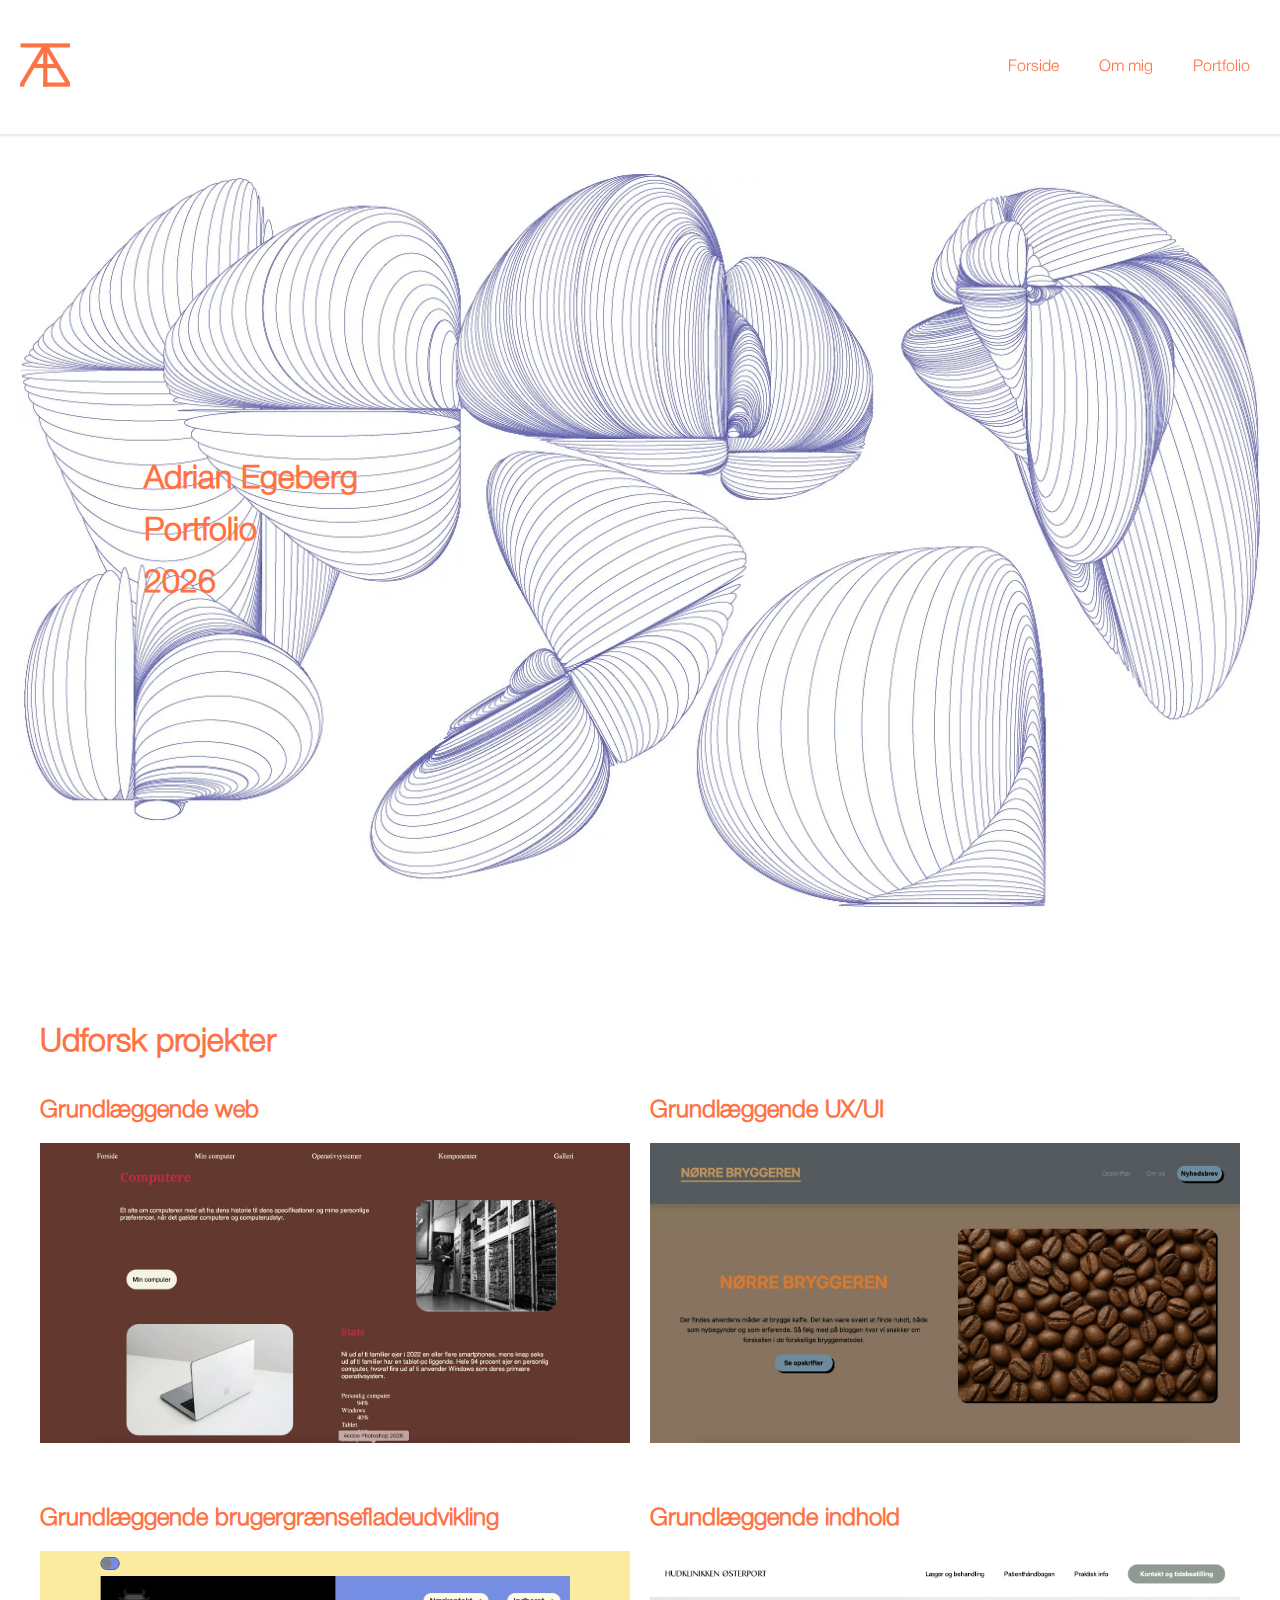
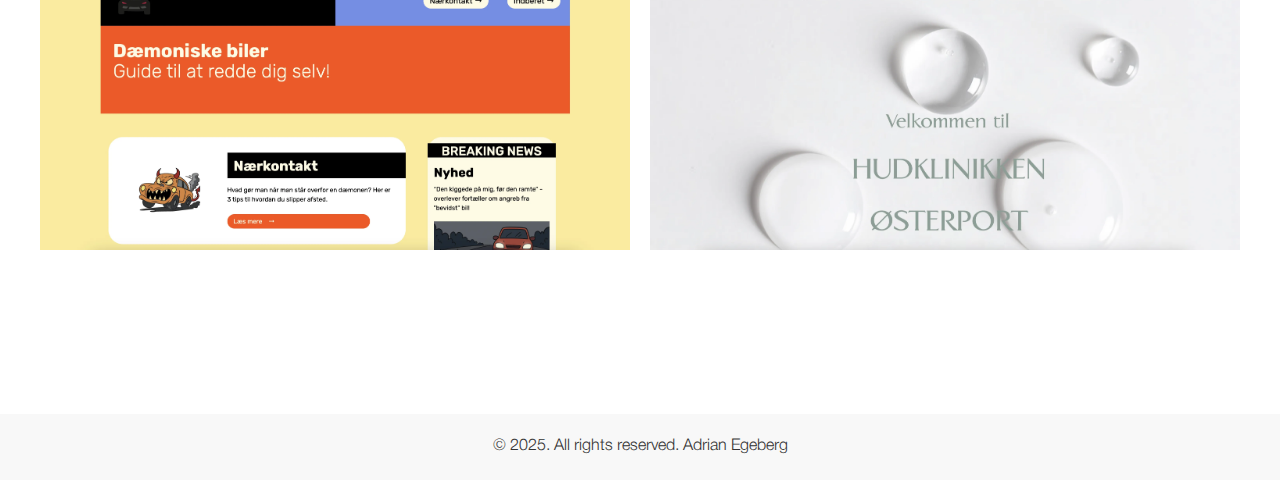
<file: index.html>
<!DOCTYPE html>
<html lang="en">
  <head>
    <meta charset="UTF-8" />
    <meta name="viewport" content="width=device-width, initial-scale=1.0" />
    <link rel="stylesheet" href="css/style.css" />
    <link rel="stylesheet" href="css/index.css" />
    <title>Forside</title>
  </head>

  <body>
    <header>
      <div class="logo">
        <a href="index.html">
          <img src="img/ATE_logo_orange.svg" alt="Mit logo" />
        </a>
      </div>
      <nav>
        <ul class="menu">
          <li><a href="index.html">Forside</a></li>
          <li><a href="om_mig.html">Om mig</a></li>
          <li><a href="portfolio.html">Portfolio</a></li>
        </ul>
        <button class="burger">
          <span class="line"></span>
          <span class="line"></span>
          <span class="line"></span>
        </button>
      </nav>
    </header>

    <main>
      <div class="tekst-billede">
        <div><img src="img/index_baggrund_redigeret.webp" alt="Grafisk design baggrund" /></div>
        <div class="tekst">
          <h1>Adrian Egeberg</h1>
          <h1>Portfolio</h1>
          <h1>2026</h1>
        </div>
      </div>
      <section class="projekter">
        <h1>Udforsk projekter</h1>
        <section>
          <h2>Grundlæggende web</h2>
          <div class="projekt_billede">
            <a href="grundlæggende_web.html">
              <img src="img/tema_2_redigeret.webp" alt="Et billede af tema 2 hjemmeside" />
            </a>
          </div>
        </section>
        <section>
          <h2>Grundlæggende UX/UI</h2>
          <div class="projekt_billede">
            <a href="grundlæggende_UX_UI.html">
              <img src="img/tema_3_redigeret.webp" alt="Et billede af tema 3 hjemmeside" />
            </a>
          </div>
        </section>
        <section>
          <h2>Grundlæggende brugergrænsefladeudvikling</h2>
          <div class="projekt_billede">
            <a href="grundlæggende_bruger.html">
              <img src="img/tema_4_redigeret.webp" alt="Et billede af tema 4 hjemmeside" />
            </a>
          </div>
        </section>
        <section>
          <h2>Grundlæggende indhold</h2>
          <div class="projekt_billede">
            <a href="grundlæggende_indhold.html">
              <img src="img/tema_5_redigeret.webp" alt="Et billede af tema 5 hjemmeside" />
            </a>
          </div>
        </section>
      </section>
    </main>
    <footer>
      <p>&copy; 2025. All rights reserved. Adrian Egeberg</p>
    </footer>

    <script src="Javascript/menu.js"></script>
  </body>
</html>
</file>
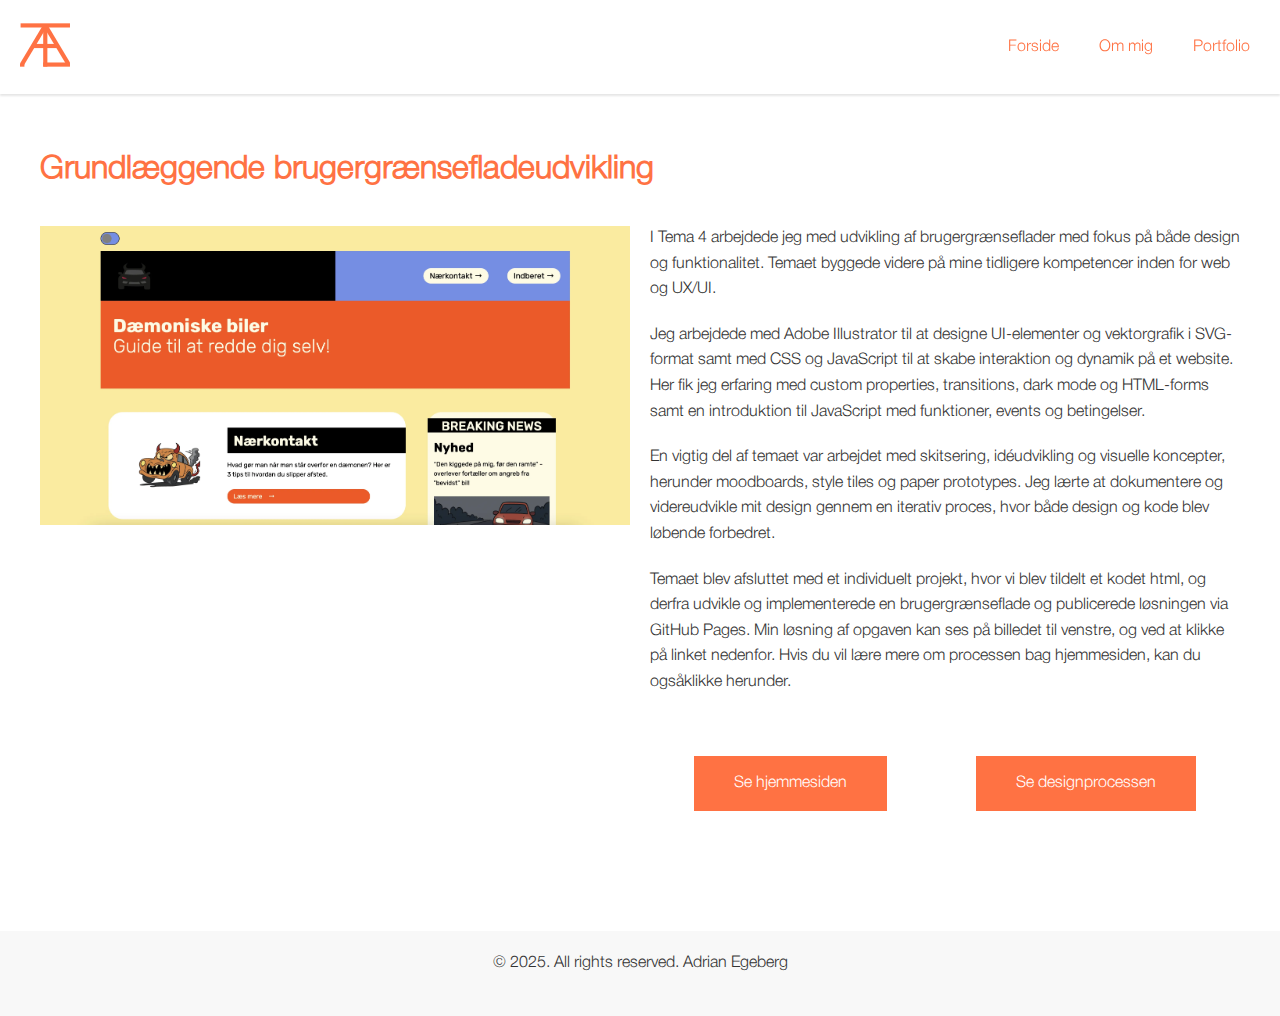
<file: grundlæggende_bruger.html>
<!DOCTYPE html>
<html lang="en">
  <head>
    <meta charset="UTF-8" />
    <meta name="viewport" content="width=device-width, initial-scale=1.0" />
    <link rel="stylesheet" href="css/style.css" />
    <link rel="stylesheet" href="css/grundlæggende.css" />
    <title>Grundlæggende brugergrænsefladeudvikling</title>
  </head>
  <body>
    <header>
      <div class="logo">
        <a href="index.html">
          <img src="img/ATE_logo_orange.svg" alt="Mit logo" />
        </a>
      </div>
      <nav>
        <ul class="menu">
          <li><a href="index.html">Forside</a></li>
          <li><a href="om_mig.html">Om mig</a></li>
          <li><a href="portfolio.html">Portfolio</a></li>
        </ul>
        <button class="burger">
          <span class="line"></span>
          <span class="line"></span>
          <span class="line"></span>
        </button>
      </nav>
    </header>
    <main>
      <h1>Grundlæggende brugergrænsefladeudvikling</h1>
      <img src="img/tema_4_redigeret.webp" alt="Et billede af tema 4 hjemmeside" />
      <div>
        <p>I Tema 4 arbejdede jeg med udvikling af brugergrænseflader med fokus på både design og funktionalitet. Temaet byggede videre på mine tidligere kompetencer inden for web og UX/UI.</p>
        <p>
          Jeg arbejdede med Adobe Illustrator til at designe UI-elementer og vektorgrafik i SVG-format samt med CSS og JavaScript til at skabe interaktion og dynamik på et website. Her fik jeg erfaring med custom properties, transitions, dark mode og
          HTML-forms samt en introduktion til JavaScript med funktioner, events og betingelser.
        </p>
        <p>
          En vigtig del af temaet var arbejdet med skitsering, idéudvikling og visuelle koncepter, herunder moodboards, style tiles og paper prototypes. Jeg lærte at dokumentere og videreudvikle mit design gennem en iterativ proces, hvor både design
          og kode blev løbende forbedret.
        </p>
        <p>
          Temaet blev afsluttet med et individuelt projekt, hvor vi blev tildelt et kodet html, og derfra udvikle og implementerede en brugergrænseflade og publicerede løsningen via GitHub Pages. Min løsning af opgaven kan ses på billedet til
          venstre, og ved at klikke på linket nedenfor. Hvis du vil lære mere om processen bag hjemmesiden, kan du ogsåklikke herunder.
        </p>
      </div>
      <div class="knapper">
        <a href="https://adriante2002.github.io/Bil-angreb/" class="btn">Se hjemmesiden</a>
        <a href="https://www.figma.com/design/M0ZBGgIhtO0jdtEDeVwOjr/Emergency-site-projekt?node-id=0-1&t=MUevaMM9lFXj5vWI-1" class="btn">Se designprocessen</a>
      </div>
    </main>
    <footer>
      <p>&copy; 2025. All rights reserved. Adrian Egeberg</p>
    </footer>

    <script src="Javascript/menu.js"></script>
  </body>
</html>
</file>
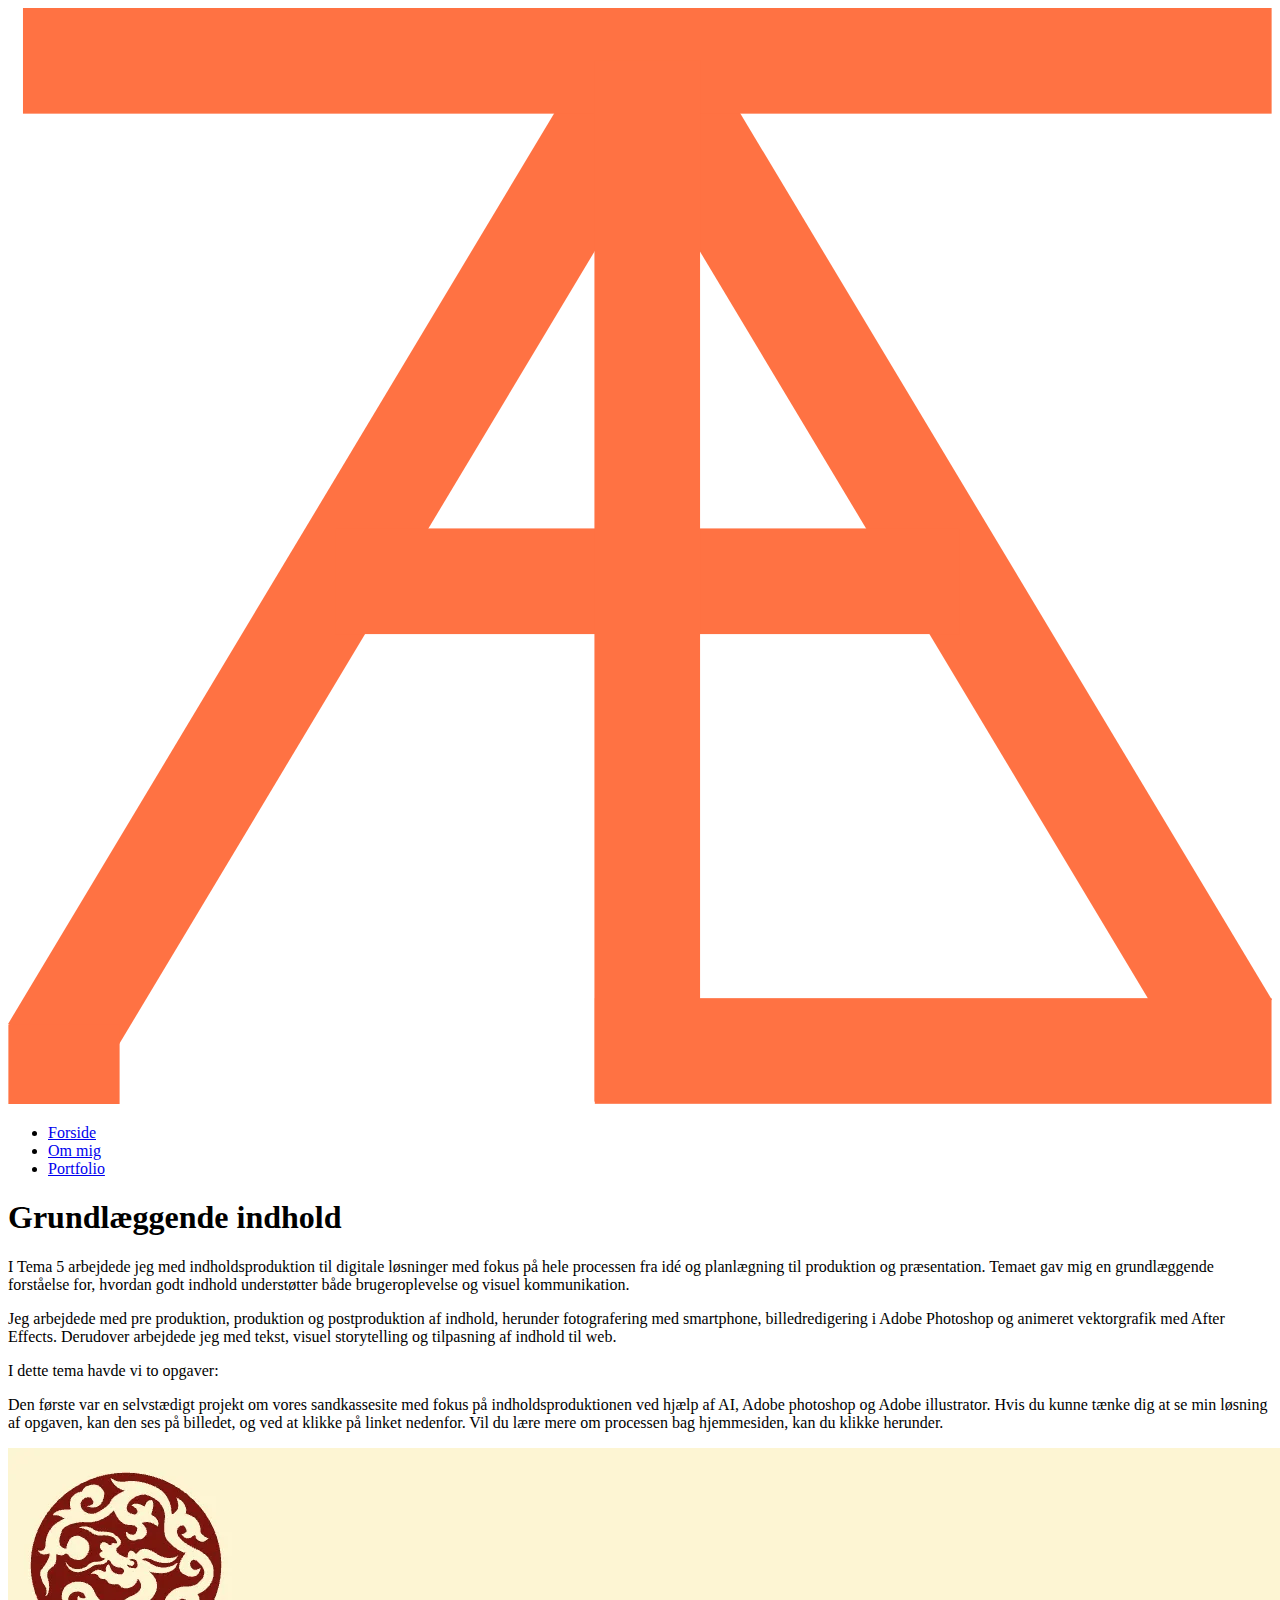
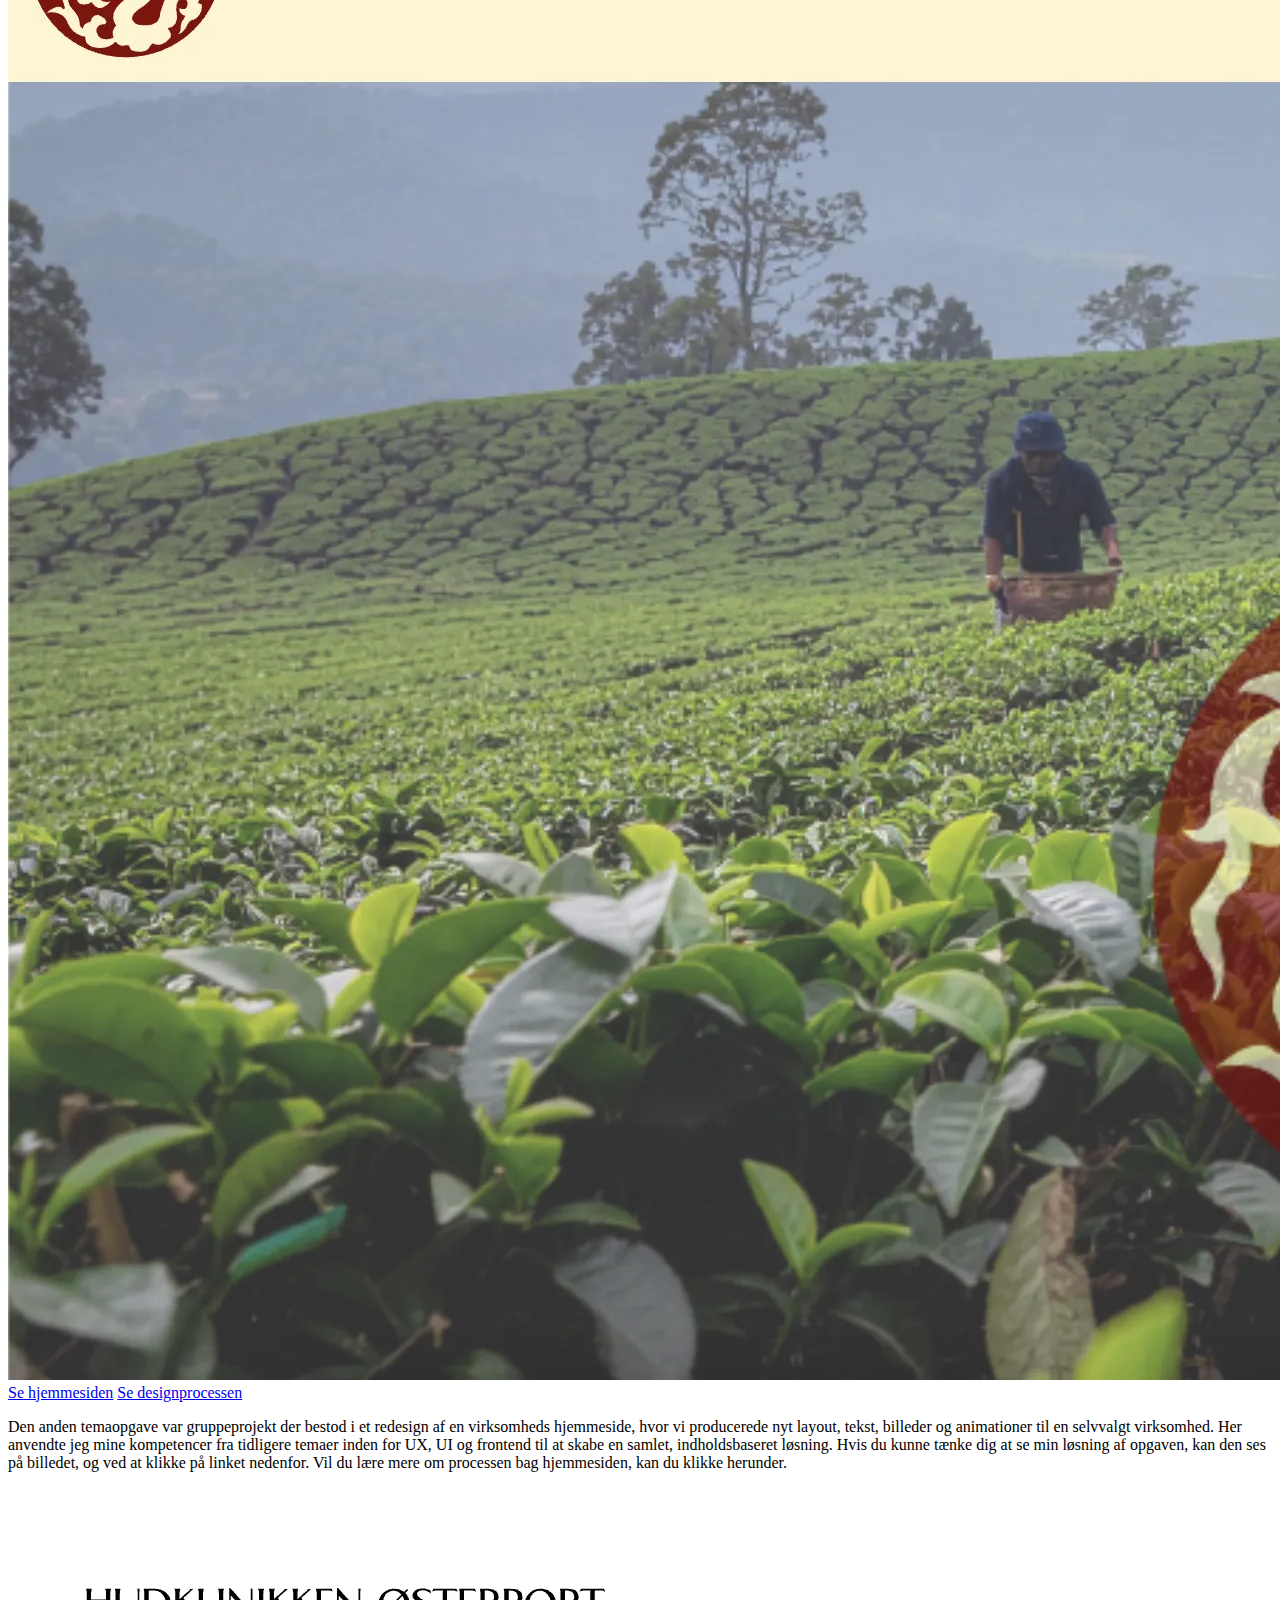
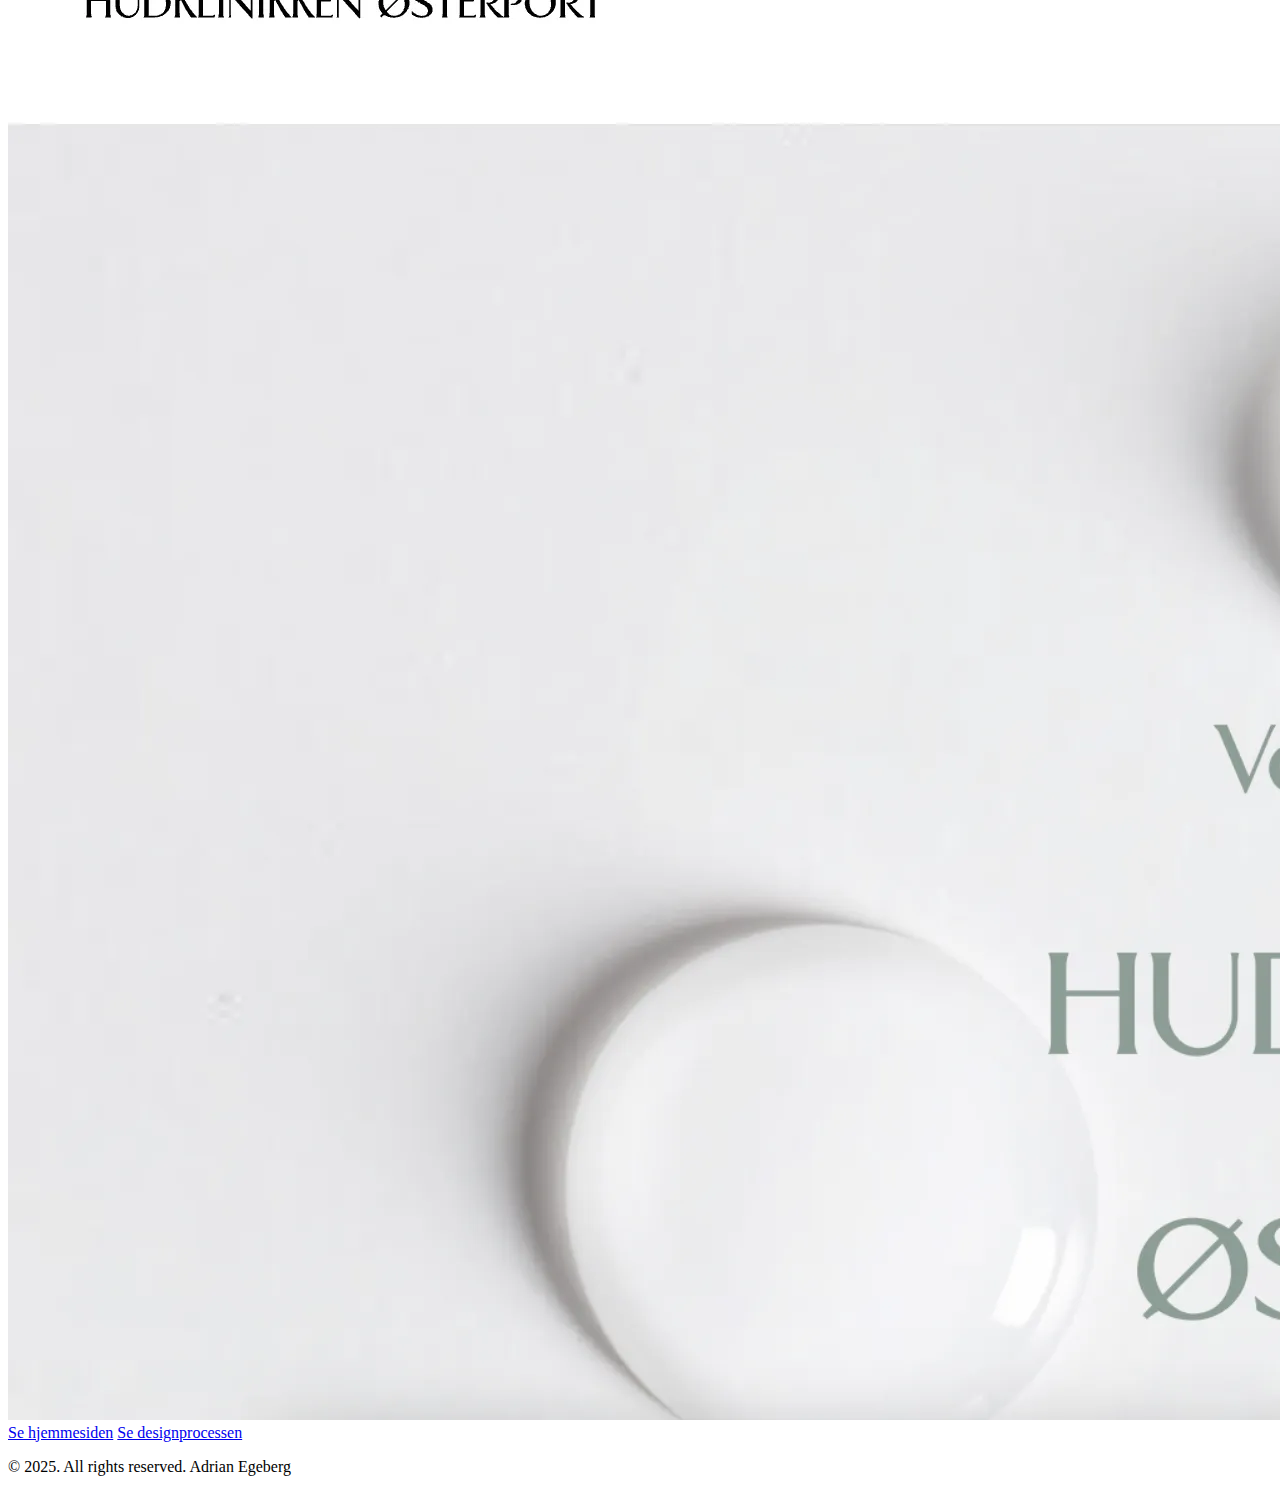
<file: grundlæggende_indhold.html>
<!DOCTYPE html>
<html lang="en">
  <head>
    <meta charset="UTF-8" />
    <meta name="viewport" content="width=device-width, initial-scale=1.0" />
    <title>Grundlæggende indhold</title>
  </head>
  <body>
    <header>
      <nav>
        <img src="img/ATE_logo_orange.svg" alt="Mit logo" class="logo" />
        <ul>
          <li><a href="index.html">Forside</a></li>
          <li><a href="om_mig.html">Om mig</a></li>
          <li><a href="portfolio.html">Portfolio</a></li>
        </ul>
      </nav>
    </header>
    <main>
      <h1>Grundlæggende indhold</h1>
      <p>
        I Tema 5 arbejdede jeg med indholdsproduktion til digitale løsninger med fokus på hele processen fra idé og planlægning til produktion og præsentation. Temaet gav mig en grundlæggende forståelse for, hvordan godt indhold understøtter både
        brugeroplevelse og visuel kommunikation.
      </p>
      <p>
        Jeg arbejdede med pre produktion, produktion og postproduktion af indhold, herunder fotografering med smartphone, billedredigering i Adobe Photoshop og animeret vektorgrafik med After Effects. Derudover arbejdede jeg med tekst, visuel
        storytelling og tilpasning af indhold til web.
      </p>
      <p>I dette tema havde vi to opgaver:</p>
      <div>
        <p>
          Den første var en selvstædigt projekt om vores sandkassesite med fokus på indholdsproduktionen ved hjælp af AI, Adobe photoshop og Adobe illustrator. Hvis du kunne tænke dig at se min løsning af opgaven, kan den ses på billedet, og ved at
          klikke på linket nedenfor. Vil du lære mere om processen bag hjemmesiden, kan du klikke herunder.
        </p>
        <img src="img/tema_5-1_redigeret.webp" alt="Et billede af tema 5 hjemmeside" />
        <a href="https://adriante2002.github.io/Sandbox_site/" class="btn">Se hjemmesiden</a>
        <a href="https://www.figma.com/design/Xsb07bEdiegsoTScxzkPOC/Sandkasse-site---Kinesisk-te?node-id=0-1&t=6y68uDeUg1WFGJAG-1" class="btn">Se designprocessen</a>
      </div>
      <div>
        <p>
          Den anden temaopgave var gruppeprojekt der bestod i et redesign af en virksomheds hjemmeside, hvor vi producerede nyt layout, tekst, billeder og animationer til en selvvalgt virksomhed. Her anvendte jeg mine kompetencer fra tidligere temaer
          inden for UX, UI og frontend til at skabe en samlet, indholdsbaseret løsning. Hvis du kunne tænke dig at se min løsning af opgaven, kan den ses på billedet, og ved at klikke på linket nedenfor. Vil du lære mere om processen bag hjemmesiden,
          kan du klikke herunder.
        </p>
        <img src="img/tema_5_redigeret.webp" alt="Et billede af tema 5 hjemmeside" />
        <a href="https://adriante2002.github.io/virksomhedsite---min-egen/" class="btn">Se hjemmesiden</a>
        <a href="https://www.figma.com/design/GZfCDEYXgLCQRySgMd32XG/Virkesomhedssite---Hudklinikken-%C3%B8sterport?node-id=74-13&t=lCQopEmqtgqLjEEz-1" class="btn">Se designprocessen</a>
      </div>
    </main>
    <footer>
      <p>&copy; 2025. All rights reserved. Adrian Egeberg</p>
    </footer>
  </body>
</html>
</file>
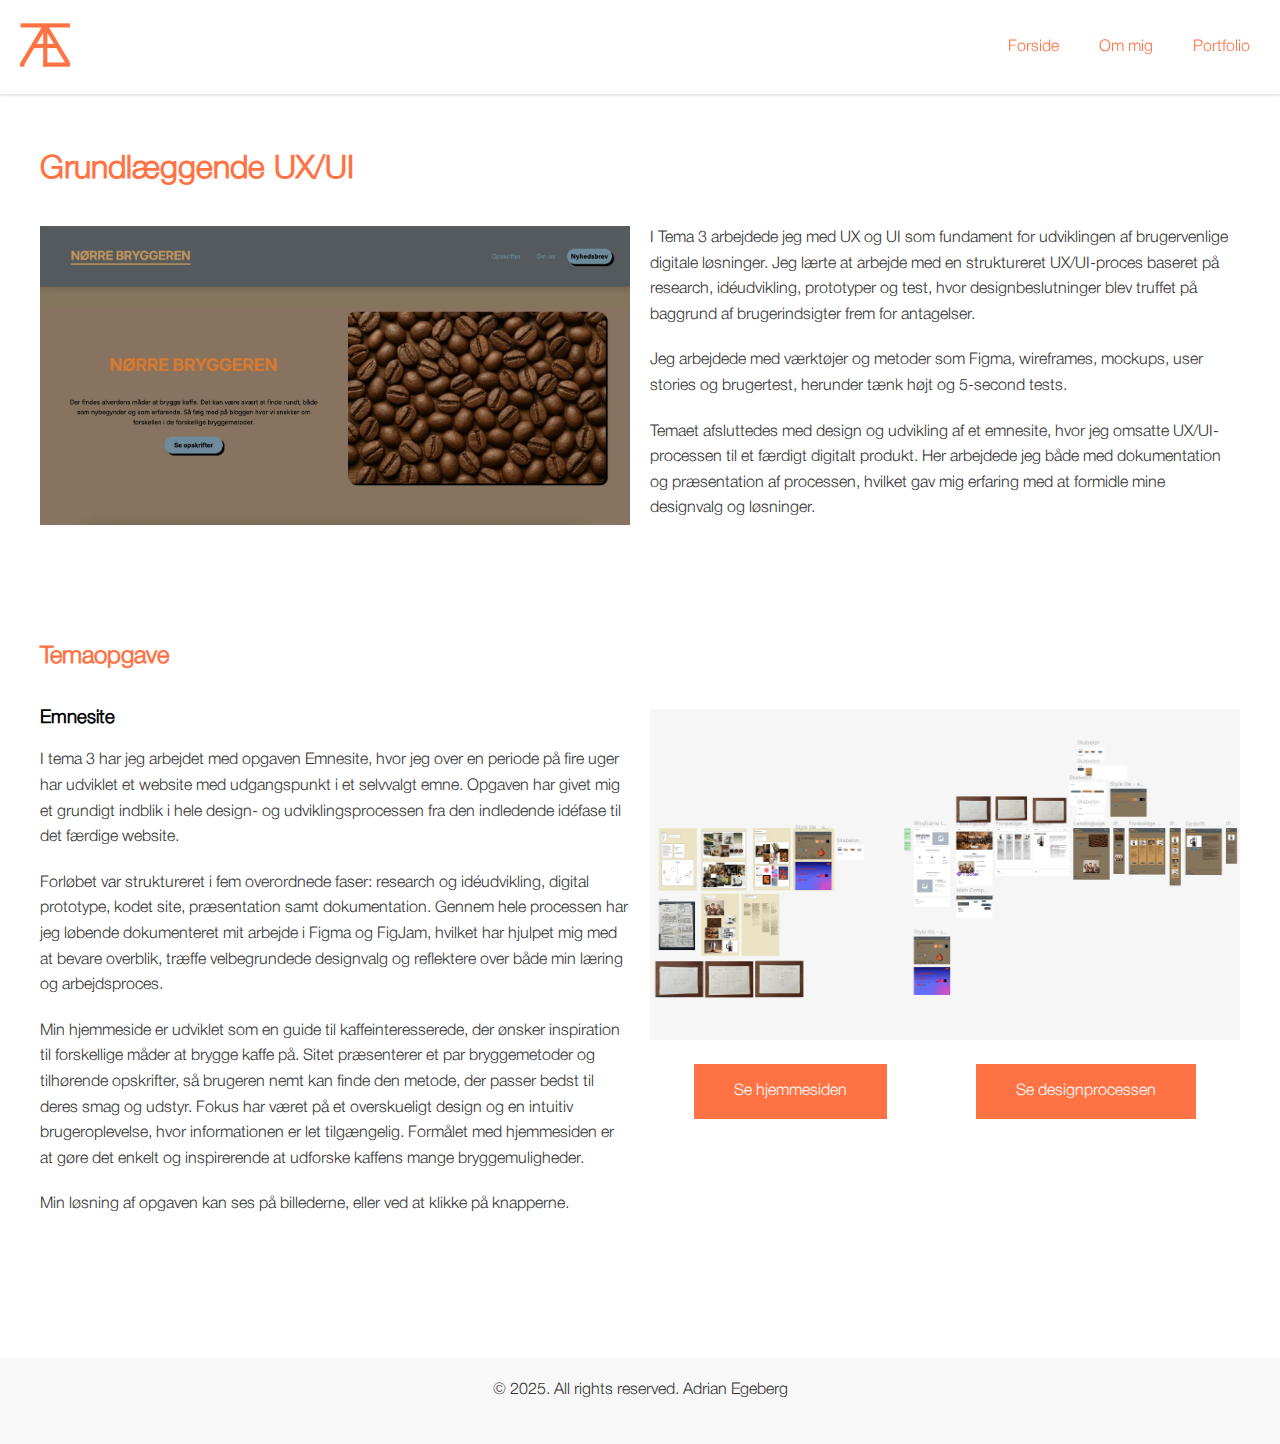
<file: grundlæggende_UX_UI.html>
<!DOCTYPE html>
<html lang="en">
  <head>
    <meta charset="UTF-8" />
    <meta name="viewport" content="width=device-width, initial-scale=1.0" />
    <link rel="stylesheet" href="css/style.css" />
    <link rel="stylesheet" href="css/grundlæggende.css" />
    <title>Grundlæggende UX/UI</title>
  </head>
  <body>
    <header>
      <div class="logo">
        <a href="index.html">
          <img src="img/ATE_logo_orange.svg" alt="Mit logo" />
        </a>
      </div>
      <nav>
        <ul class="menu">
          <li><a href="index.html">Forside</a></li>
          <li><a href="om_mig.html">Om mig</a></li>
          <li><a href="portfolio.html">Portfolio</a></li>
        </ul>
        <button class="burger">
          <span class="line"></span>
          <span class="line"></span>
          <span class="line"></span>
        </button>
      </nav>
    </header>
    <main>
      <h1>Grundlæggende UX/UI</h1>
      <div class="introduktion">
        <p>
          I Tema 3 arbejdede jeg med UX og UI som fundament for udviklingen af brugervenlige digitale løsninger. Jeg lærte at arbejde med en struktureret UX/UI-proces baseret på research, idéudvikling, prototyper og test, hvor designbeslutninger blev
          truffet på baggrund af brugerindsigter frem for antagelser.
        </p>
        <p>Jeg arbejdede med værktøjer og metoder som Figma, wireframes, mockups, user stories og brugertest, herunder tænk højt og 5-second tests.</p>
        <p>
          Temaet afsluttedes med design og udvikling af et emnesite, hvor jeg omsatte UX/UI-processen til et færdigt digitalt produkt. Her arbejdede jeg både med dokumentation og præsentation af processen, hvilket gav mig erfaring med at formidle
          mine designvalg og løsninger.
        </p>
      </div>
      <img class="billede-1" src="img/tema_3_redigeret.webp" alt="Et billede af tema 3 hjemmeside" />
      <h2>Temaopgave</h2>
      <section>
        <h3>Emnesite</h3>
        <p>
          I tema 3 har jeg arbejdet med opgaven Emnesite, hvor jeg over en periode på fire uger har udviklet et website med udgangspunkt i et selvvalgt emne. Opgaven har givet mig et grundigt indblik i hele design- og udviklingsprocessen fra den
          indledende idéfase til det færdige website.
        </p>
        <p>
          Forløbet var struktureret i fem overordnede faser: research og idéudvikling, digital prototype, kodet site, præsentation samt dokumentation. Gennem hele processen har jeg løbende dokumenteret mit arbejde i Figma og FigJam, hvilket har
          hjulpet mig med at bevare overblik, træffe velbegrundede designvalg og reflektere over både min læring og arbejdsproces.
        </p>
        <p>
          Min hjemmeside er udviklet som en guide til kaffeinteresserede, der ønsker inspiration til forskellige måder at brygge kaffe på. Sitet præsenterer et par bryggemetoder og tilhørende opskrifter, så brugeren nemt kan finde den metode, der
          passer bedst til deres smag og udstyr. Fokus har været på et overskueligt design og en intuitiv brugeroplevelse, hvor informationen er let tilgængelig. Formålet med hjemmesiden er at gøre det enkelt og inspirerende at udforske kaffens mange
          bryggemuligheder.
        </p>
        <p>Min løsning af opgaven kan ses på billederne, eller ved at klikke på knapperne.</p>
      </section>
      <div class="opgaven">
        <img src="img/Emne-site-figma_redigeret.webp" alt="et billede af emnesite designprocessen i Figma" />
        <div class="knapper">
          <a href="https://adriante2002.github.io/Emnesite/Emnesite/index.html" class="btn">Se hjemmesiden</a>
          <a href="https://www.figma.com/design/YuF8tVjJx0v42e6GOL3k2k/Emnesite-projekt?node-id=0-1&t=F9wM4x5bEMp77j9s-1" class="btn">Se designprocessen</a>
        </div>
      </div>
    </main>
    <footer>
      <p>&copy; 2025. All rights reserved. Adrian Egeberg</p>
    </footer>

    <script src="Javascript/menu.js"></script>
  </body>
</html>
</file>
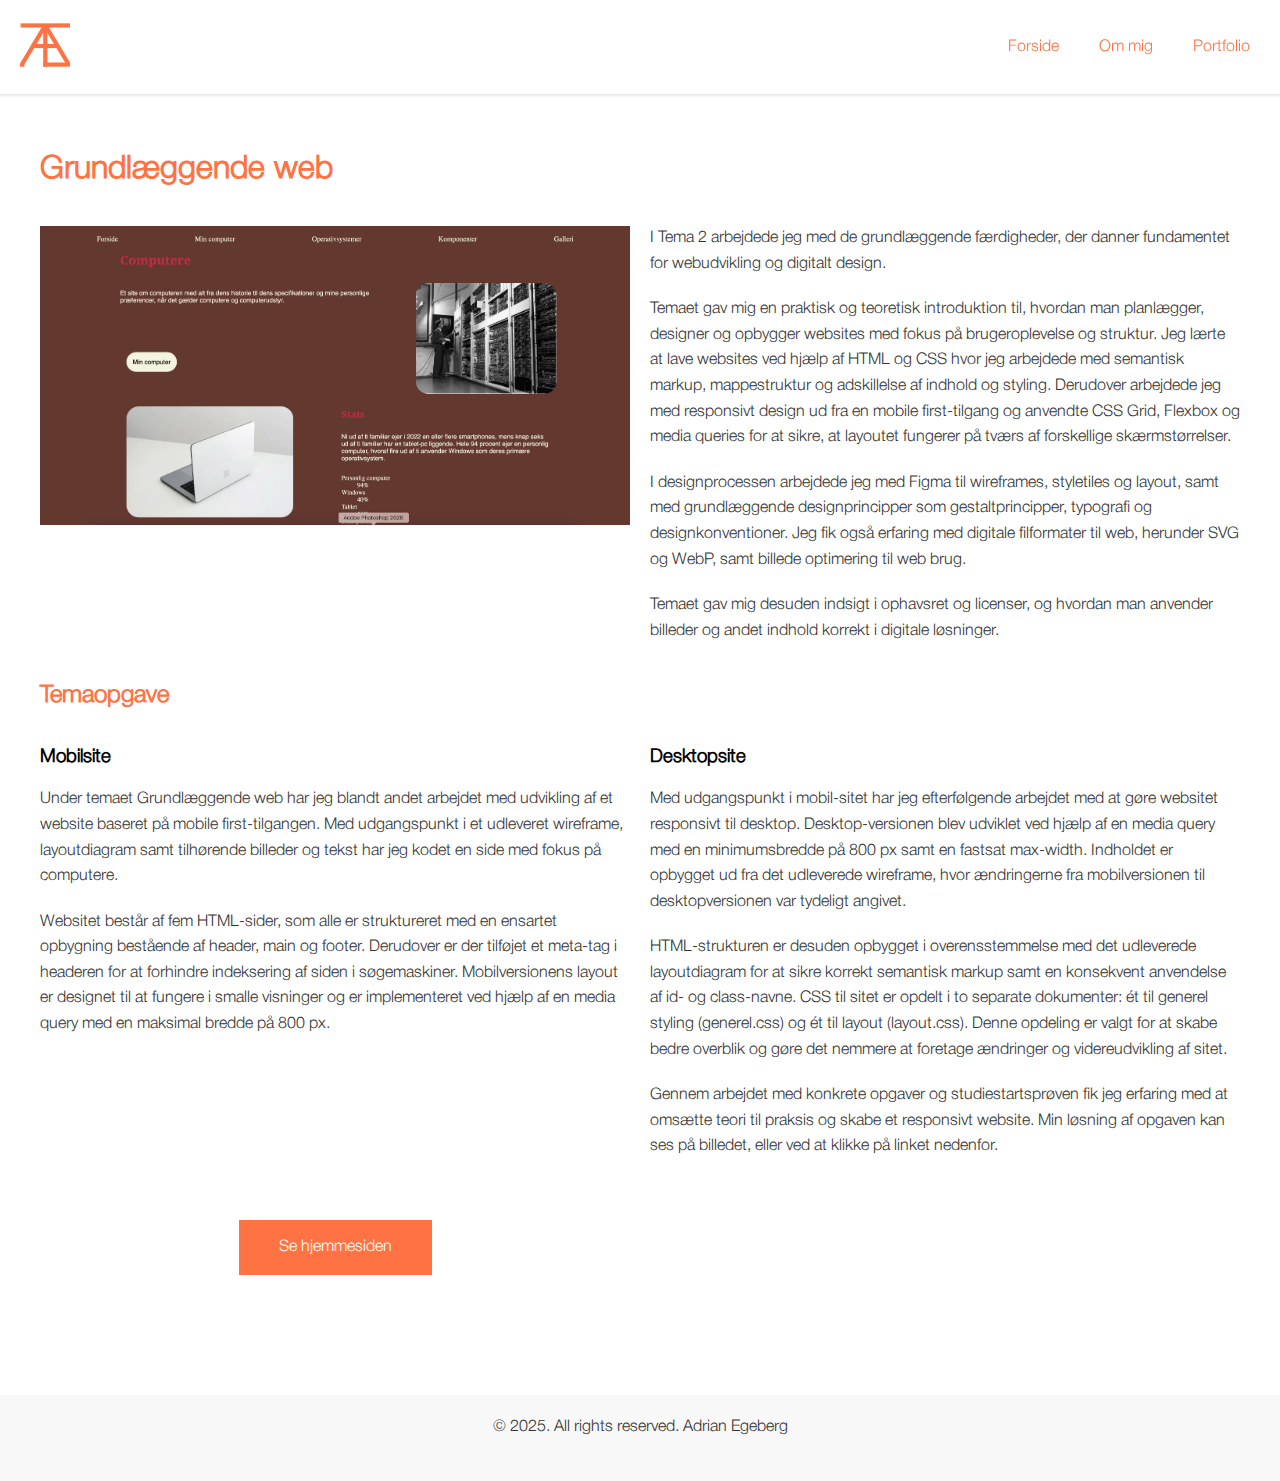
<file: grundlæggende_web.html>
<!DOCTYPE html>
<html lang="en">
  <head>
    <meta charset="UTF-8" />
    <meta name="viewport" content="width=device-width, initial-scale=1.0" />
    <link rel="stylesheet" href="css/style.css" />
    <link rel="stylesheet" href="css/grundlæggende.css" />
    <title>Grundlæggende web</title>
  </head>
  <body>
    <header>
      <div class="logo">
        <a href="index.html">
          <img src="img/ATE_logo_orange.svg" alt="Mit logo" />
        </a>
      </div>
      <nav>
        <ul class="menu">
          <li><a href="index.html">Forside</a></li>
          <li><a href="om_mig.html">Om mig</a></li>
          <li><a href="portfolio.html">Portfolio</a></li>
        </ul>
        <button class="burger">
          <span class="line"></span>
          <span class="line"></span>
          <span class="line"></span>
        </button>
      </nav>
    </header>
    <main>
      <h1>Grundlæggende web</h1>
      <div class="introduktion">
        <p>I Tema 2 arbejdede jeg med de grundlæggende færdigheder, der danner fundamentet for webudvikling og digitalt design.</p>
        <p>
          Temaet gav mig en praktisk og teoretisk introduktion til, hvordan man planlægger, designer og opbygger websites med fokus på brugeroplevelse og struktur. Jeg lærte at lave websites ved hjælp af HTML og CSS hvor jeg arbejdede med semantisk
          markup, mappestruktur og adskillelse af indhold og styling. Derudover arbejdede jeg med responsivt design ud fra en mobile first-tilgang og anvendte CSS Grid, Flexbox og media queries for at sikre, at layoutet fungerer på tværs af
          forskellige skærmstørrelser.
        </p>
        <p>
          I designprocessen arbejdede jeg med Figma til wireframes, styletiles og layout, samt med grundlæggende designprincipper som gestaltprincipper, typografi og designkonventioner. Jeg fik også erfaring med digitale filformater til web, herunder
          SVG og WebP, samt billede optimering til web brug.
        </p>
        <p>Temaet gav mig desuden indsigt i ophavsret og licenser, og hvordan man anvender billeder og andet indhold korrekt i digitale løsninger.</p>
      </div>
      <img class="billede-1" src="img/tema_2_redigeret.webp" alt="Et billede af tema 2 hjemmeside" />

      <h2>Temaopgave</h2>
      <div>
        <h3>Mobilsite</h3>
        <p>
          Under temaet Grundlæggende web har jeg blandt andet arbejdet med udvikling af et website baseret på mobile first-tilgangen. Med udgangspunkt i et udleveret wireframe, layoutdiagram samt tilhørende billeder og tekst har jeg kodet en side med
          fokus på computere.
        </p>
        <p>
          Websitet består af fem HTML-sider, som alle er struktureret med en ensartet opbygning bestående af header, main og footer. Derudover er der tilføjet et meta-tag i headeren for at forhindre indeksering af siden i søgemaskiner.
          Mobilversionens layout er designet til at fungere i smalle visninger og er implementeret ved hjælp af en media query med en maksimal bredde på 800 px.
        </p>
      </div>
      <div>
        <h3>Desktopsite</h3>
        <p>
          Med udgangspunkt i mobil-sitet har jeg efterfølgende arbejdet med at gøre websitet responsivt til desktop. Desktop-versionen blev udviklet ved hjælp af en media query med en minimumsbredde på 800 px samt en fastsat max-width. Indholdet er
          opbygget ud fra det udleverede wireframe, hvor ændringerne fra mobilversionen til desktopversionen var tydeligt angivet.
        </p>
        <p>
          HTML-strukturen er desuden opbygget i overensstemmelse med det udleverede layoutdiagram for at sikre korrekt semantisk markup samt en konsekvent anvendelse af id- og class-navne. CSS til sitet er opdelt i to separate dokumenter: ét til
          generel styling (generel.css) og ét til layout (layout.css). Denne opdeling er valgt for at skabe bedre overblik og gøre det nemmere at foretage ændringer og videreudvikling af sitet.
        </p>
        <p>Gennem arbejdet med konkrete opgaver og studiestartsprøven fik jeg erfaring med at omsætte teori til praksis og skabe et responsivt website. Min løsning af opgaven kan ses på billedet, eller ved at klikke på linket nedenfor.</p>
      </div>
      <a href="https://adriante2002.github.io/website/html/index.html" class="btn">Se hjemmesiden</a>
    </main>
    <footer>
      <p>&copy; 2025. All rights reserved. Adrian Egeberg</p>
    </footer>

    <script src="Javascript/menu.js"></script>
  </body>
</html>
</file>
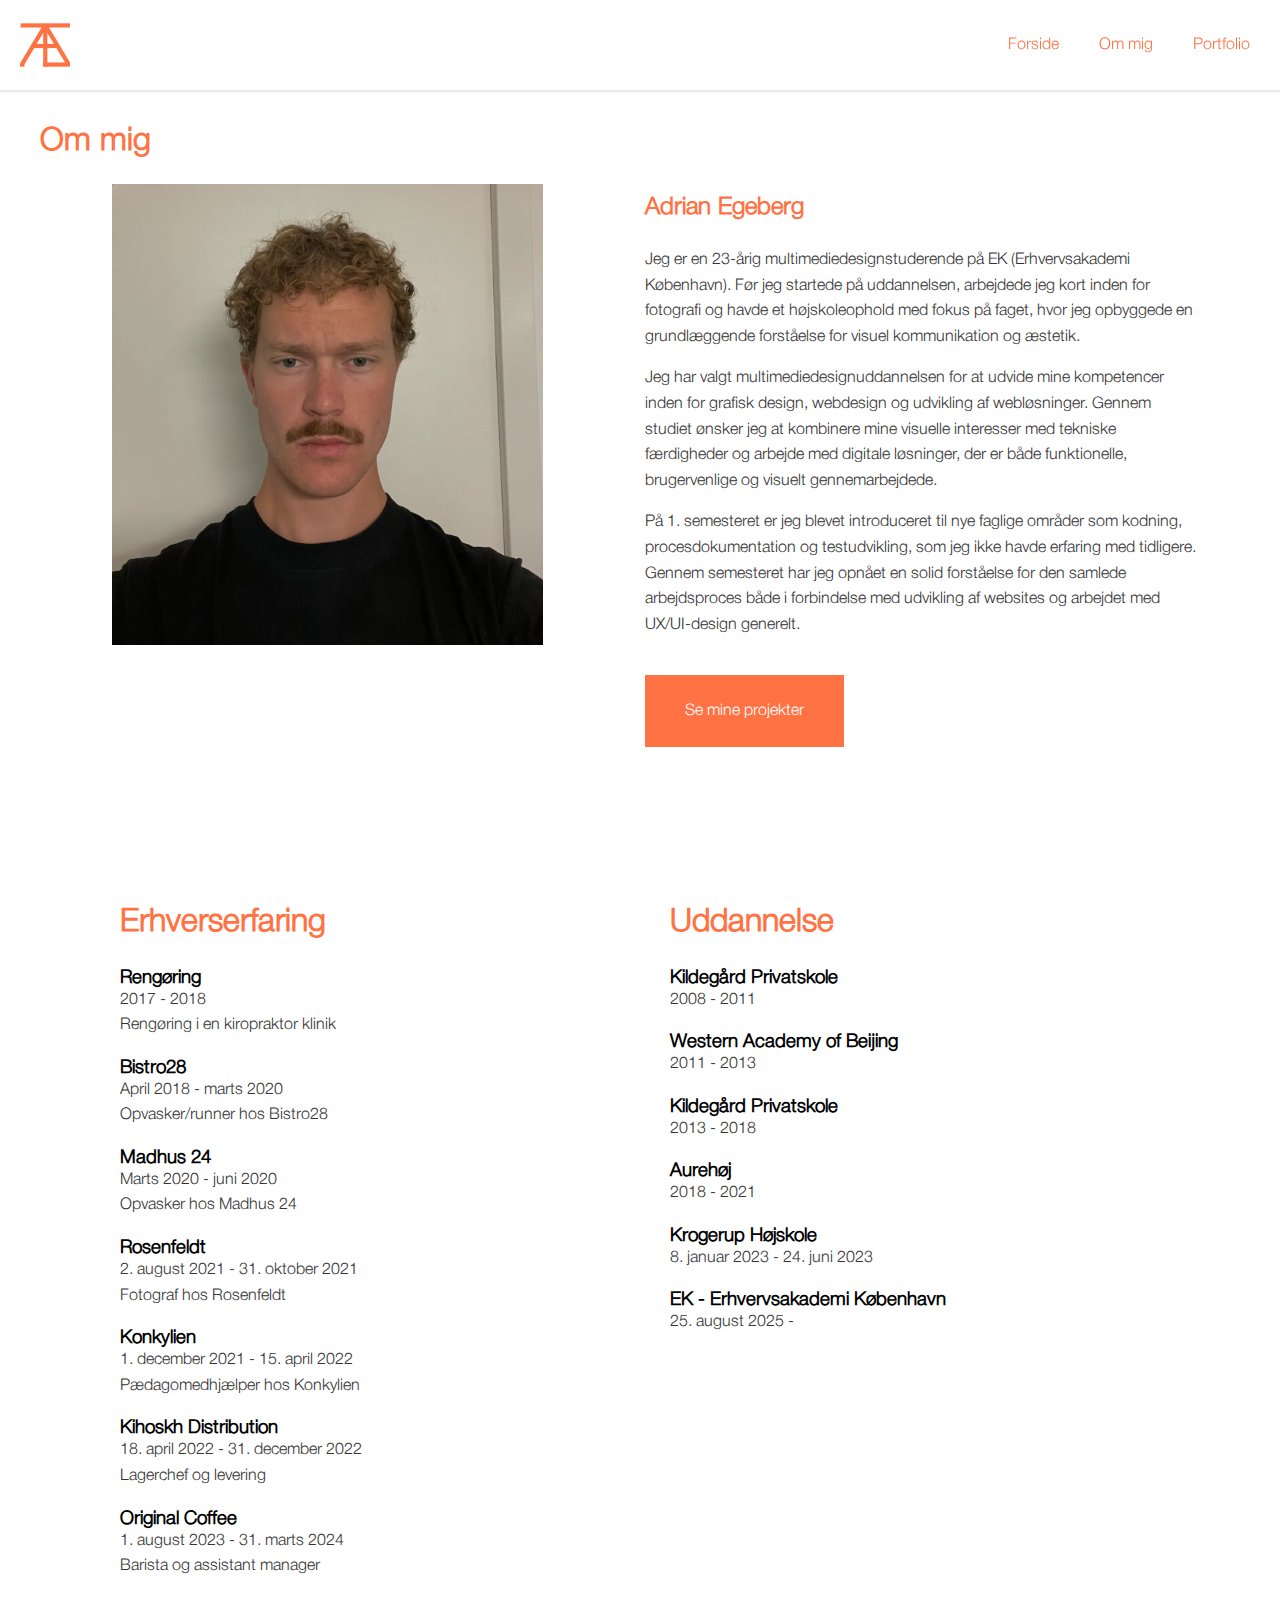
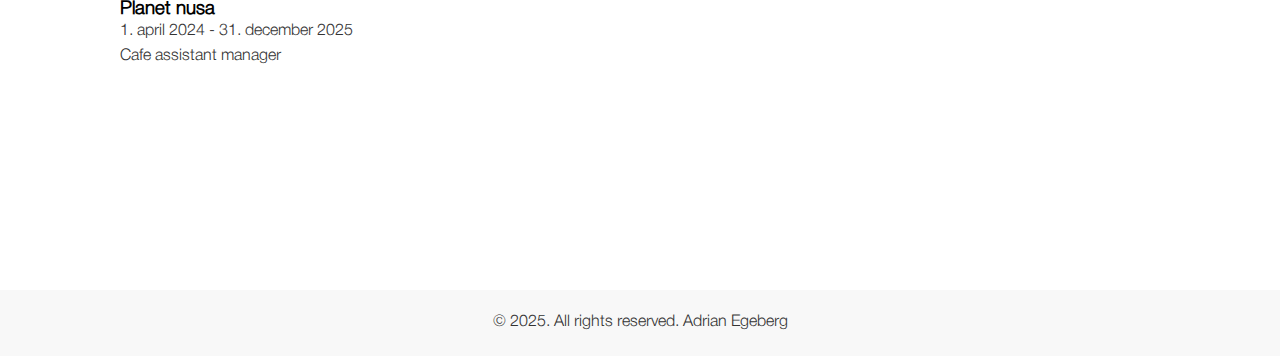
<file: om_mig.html>
<!DOCTYPE html>
<html lang="en">
  <head>
    <meta charset="UTF-8" />
    <meta name="viewport" content="width=device-width, initial-scale=1.0" />
    <link rel="stylesheet" href="css/style.css" />
    <link rel="stylesheet" href="css/om_mig.css" />
    <title>Om mig</title>
  </head>
  <body>
    <header>
      <div class="logo">
        <a href="index.html">
          <img src="img/ATE_logo_orange.svg" alt="Mit logo" />
        </a>
      </div>
      <nav>
        <ul class="menu">
          <li><a href="index.html">Forside</a></li>
          <li><a href="om_mig.html">Om mig</a></li>
          <li><a href="portfolio.html">Portfolio</a></li>
        </ul>
        <button class="burger">
          <span class="line"></span>
          <span class="line"></span>
          <span class="line"></span>
        </button>
      </nav>
    </header>
    <main>
      <section class="om-mig">
        <h1>Om mig</h1>
        <h2>Adrian Egeberg</h2>
        <p>
          Jeg er en 23-årig multimediedesignstuderende på EK (Erhvervsakademi København). Før jeg startede på uddannelsen, arbejdede jeg kort inden for fotografi og havde et højskoleophold med fokus på faget, hvor jeg opbyggede en grundlæggende
          forståelse for visuel kommunikation og æstetik.
        </p>
        <p>
          Jeg har valgt multimediedesignuddannelsen for at udvide mine kompetencer inden for grafisk design, webdesign og udvikling af webløsninger. Gennem studiet ønsker jeg at kombinere mine visuelle interesser med tekniske færdigheder og arbejde
          med digitale løsninger, der er både funktionelle, brugervenlige og visuelt gennemarbejdede.
        </p>
        <p>
          På 1. semesteret er jeg blevet introduceret til nye faglige områder som kodning, procesdokumentation og testudvikling, som jeg ikke havde erfaring med tidligere. Gennem semesteret har jeg opnået en solid forståelse for den samlede
          arbejdsproces både i forbindelse med udvikling af websites og arbejdet med UX/UI-design generelt.
        </p>
        <img src="img/Selvportræt_redigeret.webp" alt="Et selvportræt af Adrian Egeberg" />
        <a href="portfolio.html" class="btn">Se mine projekter</a>
      </section>
      <section class="erfaring">
        <section class="erhvervserfaring">
          <h1>Erhverserfaring</h1>
          <div>
            <h3>Rengøring</h3>
            <p>2017 - 2018</p>
            <p>Rengøring i en kiropraktor klinik</p>
          </div>
          <div>
            <h3>Bistro28</h3>
            <p>April 2018 - marts 2020</p>
            <p>Opvasker/runner hos Bistro28</p>
          </div>
          <div>
            <h3>Madhus 24</h3>
            <p>Marts 2020 - juni 2020</p>
            <p>Opvasker hos Madhus 24</p>
          </div>
          <div>
            <h3>Rosenfeldt</h3>
            <p>2. august 2021 - 31. oktober 2021</p>
            <p>Fotograf hos Rosenfeldt</p>
          </div>
          <div>
            <h3>Konkylien</h3>
            <p>1. december 2021 - 15. april 2022</p>
            <p>Pædagomedhjælper hos Konkylien</p>
          </div>
          <div>
            <h3>Kihoskh Distribution</h3>
            <p>18. april 2022 - 31. december 2022</p>
            <p>Lagerchef og levering</p>
          </div>
          <div>
            <h3>Original Coffee</h3>
            <p>1. august 2023 - 31. marts 2024</p>
            <p>Barista og assistant manager</p>
          </div>
          <div>
            <h3>Planet nusa</h3>
            <p>1. april 2024 - 31. december 2025</p>
            <p>Cafe assistant manager</p>
          </div>
        </section>
        <section class="uddannelse">
          <h1>Uddannelse</h1>
          <div>
            <h3>Kildegård Privatskole</h3>
            <p>2008 - 2011</p>
          </div>
          <div>
            <h3>Western Academy of Beijing</h3>
            <p>2011 - 2013</p>
          </div>
          <div>
            <h3>Kildegård Privatskole</h3>
            <p>2013 - 2018</p>
          </div>
          <div>
            <h3>Aurehøj</h3>
            <p>2018 - 2021</p>
          </div>
          <div>
            <h3>Krogerup Højskole</h3>
            <p>8. januar 2023 - 24. juni 2023</p>
          </div>
          <div>
            <h3>EK - Erhvervsakademi København</h3>
            <p>25. august 2025 -</p>
          </div>
        </section>
      </section>
    </main>
    <footer>
      <p>&copy; 2025. All rights reserved. Adrian Egeberg</p>
    </footer>

    <script src="Javascript/menu.js"></script>
  </body>
</html>
</file>
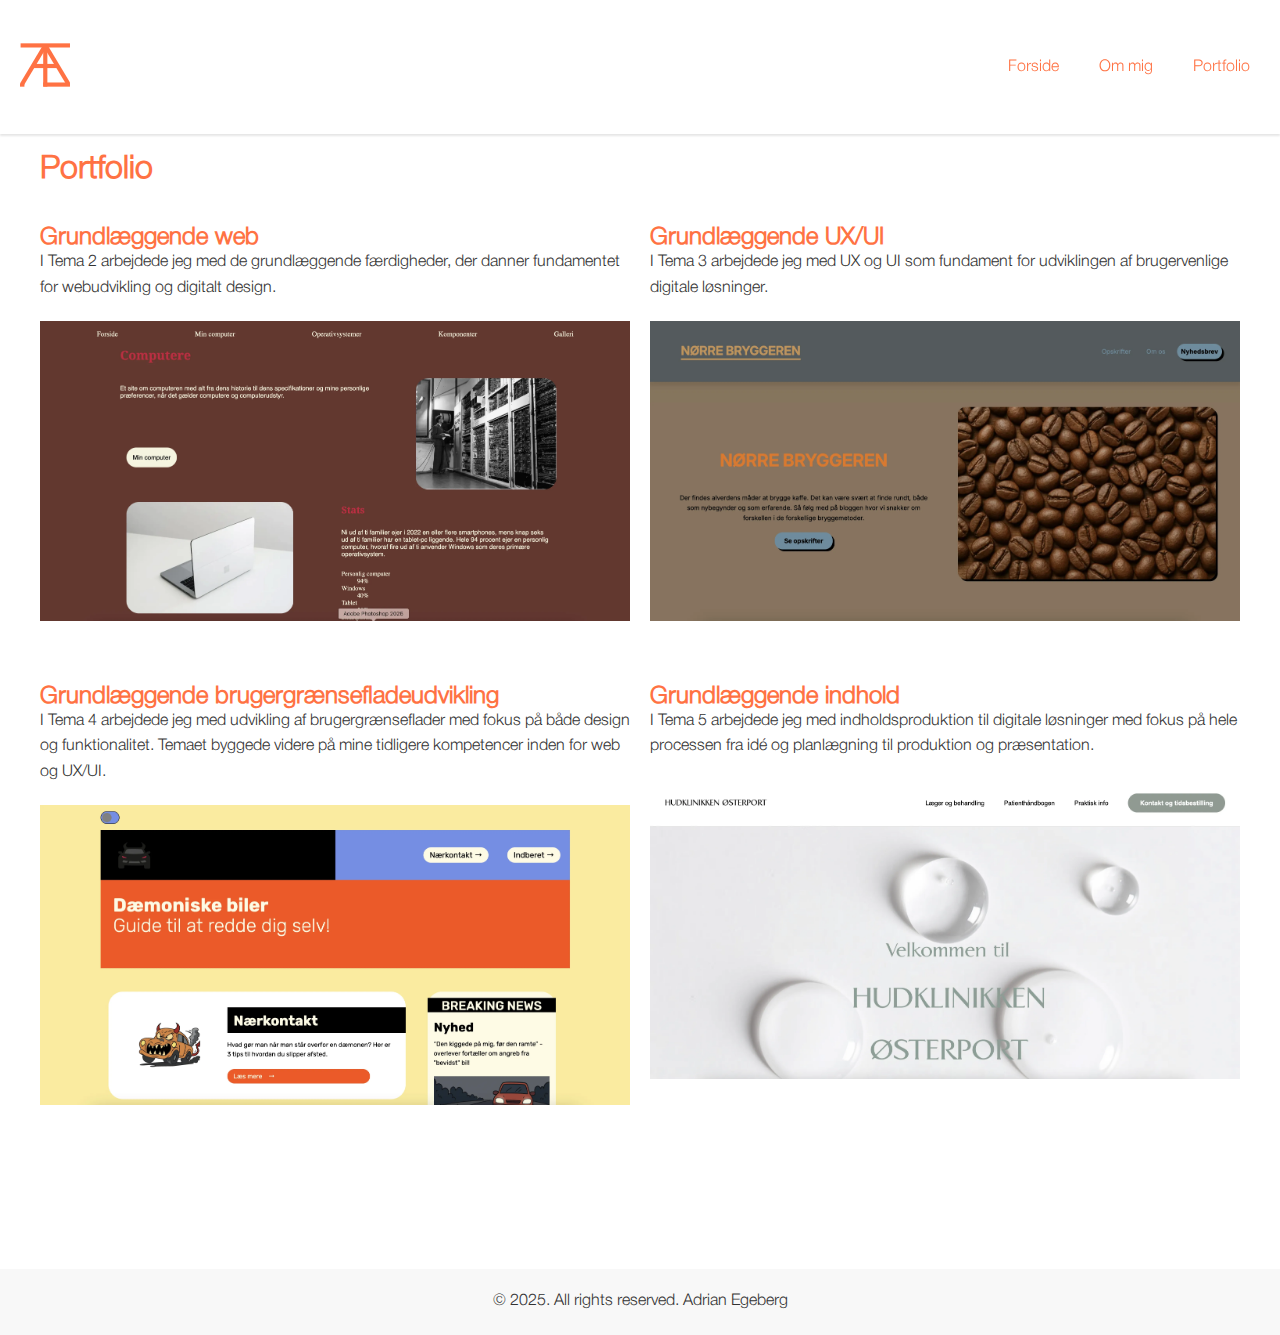
<file: portfolio.html>
<!DOCTYPE html>
<html lang="en">
  <head>
    <meta charset="UTF-8" />
    <meta name="viewport" content="width=device-width, initial-scale=1.0" />
    <link rel="stylesheet" href="css/style.css" />
    <link rel="stylesheet" href="css/portfolio.css" />
    <title>Portfolio</title>
  </head>
  <body>
    <header>
      <div class="logo">
        <a href="index.html">
          <img src="img/ATE_logo_orange.svg" alt="Mit logo" />
        </a>
      </div>
      <nav>
        <ul class="menu">
          <li><a href="index.html">Forside</a></li>
          <li><a href="om_mig.html">Om mig</a></li>
          <li><a href="portfolio.html">Portfolio</a></li>
        </ul>
        <button class="burger">
          <span class="line"></span>
          <span class="line"></span>
          <span class="line"></span>
        </button>
      </nav>
    </header>

    <main>
      <h1>Portfolio</h1>
      <section>
        <h2>Grundlæggende web</h2>
        <p>I Tema 2 arbejdede jeg med de grundlæggende færdigheder, der danner fundamentet for webudvikling og digitalt design.</p>
        <div class="projekt_billede">
          <a href="grundlæggende_web.html">
            <img src="img/tema_2_redigeret.webp" alt="Et billede af tema 2 hjemmeside" />
          </a>
        </div>
      </section>
      <section>
        <h2>Grundlæggende UX/UI</h2>
        <p>I Tema 3 arbejdede jeg med UX og UI som fundament for udviklingen af brugervenlige digitale løsninger.</p>
        <div class="projekt_billede">
          <a href="grundlæggende_UX_UI.html">
            <img src="img/tema_3_redigeret.webp" alt="Et billede af tema 3 hjemmeside" />
          </a>
        </div>
      </section>
      <section>
        <h2>Grundlæggende brugergrænsefladeudvikling</h2>
        <p>I Tema 4 arbejdede jeg med udvikling af brugergrænseflader med fokus på både design og funktionalitet. Temaet byggede videre på mine tidligere kompetencer inden for web og UX/UI.</p>
        <div class="projekt_billede">
          <a href="grundlæggende_bruger.html">
            <img src="img/tema_4_redigeret.webp" alt="Et billede af tema 4 hjemmeside" />
          </a>
        </div>
      </section>
      <section>
        <h2>Grundlæggende indhold</h2>
        <p>I Tema 5 arbejdede jeg med indholdsproduktion til digitale løsninger med fokus på hele processen fra idé og planlægning til produktion og præsentation.</p>
        <div class="projekt_billede">
          <a href="grundlæggende_indhold.html">
            <img src="img/tema_5_redigeret.webp" alt="Et billede af tema 5 hjemmeside" />
          </a>
        </div>
      </section>
    </main>
    <footer>
      <p>&copy; 2025. All rights reserved. Adrian Egeberg</p>
    </footer>

    <script src="Javascript/menu.js"></script>
  </body>
</html>
</file>
<file: css/style.css>
* {
  margin: 0;
  padding: 0;
  box-sizing: border-box;
}

main {
  padding: 20px;
}
img {
  width: 100%;
  height: auto;
}

/* header */
header {
  position: sticky;
  top: 0;
  background-color: #fff;
  display: flex;
  justify-content: space-between;
  align-items: center;
  padding: 20px;
  box-shadow: 0 2px 2px rgba(0, 0, 0, 0.1);
}
.logo img {
  width: 50px;
  height: 50px;
}
nav {
  display: flex;
  align-items: center;
}
.menu {
  display: flex;
  list-style: none;
  margin: 0;
  padding: 0;
}
.menu li {
  margin-right: 20px;
}
.menu li:last-child {
  margin-right: 0;
}
.menu a {
  text-align: left;
  display: block;
  padding: 10px;
  color: #ff7243;
  text-decoration: none;
  transition: color 0.3s;
  text-align: center;
}
.menu a:hover {
  color: #000;
}
.burger {
  display: none;
  flex-direction: column;
  align-items: center;
  gap: 10px;
  background: none;
  border: none;
  cursor: pointer;
  padding: 10px;
}

.burger .line {
  width: 45px;
  height: 4px;
  background-color: #ff7243;
  display: block;
}

/* Font */
@font-face {
  font-family: Helvetica;
  src: url(../font/HelveticaNeueLight.woff);
}

body {
  font-family: Helvetica, sans-serif;
}

h1 {
  font-size: 2rem;
  color: #ff7243;
}
h2 {
  color: #ff7243;
}
p {
  font-size: 1rem;
  line-height: 1.6;
  color: #333;
}

/* knap */
.btn {
  display: block;
  width: fit-content;
  height: auto;
  align-self: flex-start;
  margin: 20px auto 0;
  padding: 20px 40px;
  background-color: #ff7243;
  color: #fff;
  text-decoration: none;
}
.btn:hover {
  background-color: #fe906f;
}
.btn:active {
  background-color: #f6c7b7;
}
footer {
  text-align: center;
  margin-top: 100px;
  padding: 20px;
  background-color: #f8f8f8;
  color: #777;
}

figcaption {
  /* text-align: center; */
  font-style: italic;
  font-size: 0.8rem;
  color: #555;
  margin-top: 7px;
}

@media (max-width: 800px) {
  .burger {
    display: flex;
  }
  .menu {
    align-items: flex-start;
    display: none;
    flex-direction: column;
    position: absolute;
    top: 80px;
    right: 20px;
    background: white;
    padding: 15px;
    box-shadow: 0 10px 20px rgba(0, 0, 0, 0.15);
  }

  .menu.active {
    display: flex;
  }
}
</file>
<file: css/index.css>
/* Tekst og billede på forsiden */
.tekst-billede {
  display: grid;
  margin-bottom: 100px;
}
.tekst-billede * {
  grid-area: 1 / 1;
}
.tekst-billede img {
  width: 100%;
  object-fit: cover;
  display: block;
}
.tekst {
  align-self: start;
  justify-self: start;
  margin-top: 25%;
  margin-left: 10%;
}

/* udforsk projekter */
.projekter {
  margin: 0 20px;
}
h1,
section {
  margin-bottom: 20px;
}
img {
  margin: 20px 0;
}
.projekt_billede {
  overflow: hidden;
}

.projekt_billede img {
  transition: transform 0.3s ease, opacity 0.3s ease;
}

.projekt_billede:hover img {
  transform: scale(1.05);
  opacity: 0.85;
}

@media (width >800px) {
  .projekter {
    display: grid;
    grid-template-columns: 1fr 1fr;
    gap: 20px;
  }

  h1 {
    grid-column: 1 / -1;
  }
}
</file>
<file: css/grundlæggende.css>
main {
  margin: 0 20px;
}
h1 {
  margin: 40px 0 20px 0;
}
h2,
h3 {
  margin-bottom: 20px;
}
figure,
p {
  margin-bottom: 20px;
}
.knapper {
  display: flex;
  justify-content: center;
  align-items: flex-start;
  grid-column: 2;
  align-self: start;
}
.section-divider {
  width: 300px;
  height: 2px;
  background-color: #ff7a45;
  margin: 4rem auto;
  border-radius: 2px;
}
.billede-1 {
  margin-bottom: 100px;
}

@media (width >950px) {
  main {
    display: grid;
    grid-template-columns: 1fr 1fr;
    gap: 20px;
  }

  h1,
  h2 {
    grid-column: 1 / -1;
  }

  .indhold {
    grid-column: 1 / -1;
  }

  .introduktion {
    grid-column: 2;
  }

  .billede-1 {
    grid-column: 1;
    grid-row: 2/3;
  }

  .section-divider {
    grid-column: 1/-1;
    width: 700px;
  }
  .temaopgave-2 {
    margin-top: 60px;
  }
}
</file>
<file: css/om_mig.css>
h1,
h2,
h3,
p {
  margin: 0 20px;
}
.om-mig {
  display: grid;
  grid-template-columns: 1fr;
  gap: 20px;
  line-height: 2;
}

img {
  width: 60%;
  height: auto;
  display: block;
  margin: 0 auto;
}

.erhvervserfaring h1,
.uddannelse h1 {
  margin: 80px 20px 30px 20px;
}
.erhvervserfaring div,
.uddannelse div {
  margin-bottom: 20px;
}

@media (width >800px) {
  .om-mig {
    display: grid;
    grid-template-columns: 1fr 1fr;
    gap: 10px;
    align-items: start;
  }

  .om-mig h2,
  .om-mig h3,
  .om-mig p {
    margin: 0 60px 0 0;
  }

  .om-mig img {
    width: 70%;
    max-width: 70px;
  }

  .om-mig h1 {
    grid-column: 1 / -1;
  }

  .om-mig h2,
  .om-mig p {
    grid-column: 2;
  }

  .om-mig img {
    grid-column: 1;
    grid-row: 2 / span 4;
    max-width: 100%;
  }

  .om-mig .btn {
    grid-column: 2;
    margin: 20px 0 0 0;
    justify-self: start;
  }

  .erfaring {
    display: grid;
    grid-template-columns: 1fr 1fr;
    gap: 20px;
    margin: 80px;
  }
}
</file>
<file: css/portfolio.css>
main {
  margin: 0 20px;
}
h1,
section {
  margin-bottom: 20px;
}
img {
  margin: 20px 0;
}
.projekt_billede {
  overflow: hidden;
}

.projekt_billede img {
  transition: transform 0.3s ease, opacity 0.3s ease;
}

.projekt_billede:hover img {
  transform: scale(1.05);
  opacity: 0.85;
}
@media (width >800px) {
  main {
    display: grid;
    grid-template-columns: 1fr 1fr;
    gap: 20px;
  }

  h1 {
    grid-column: 1 / -1;
  }
}
</file>
